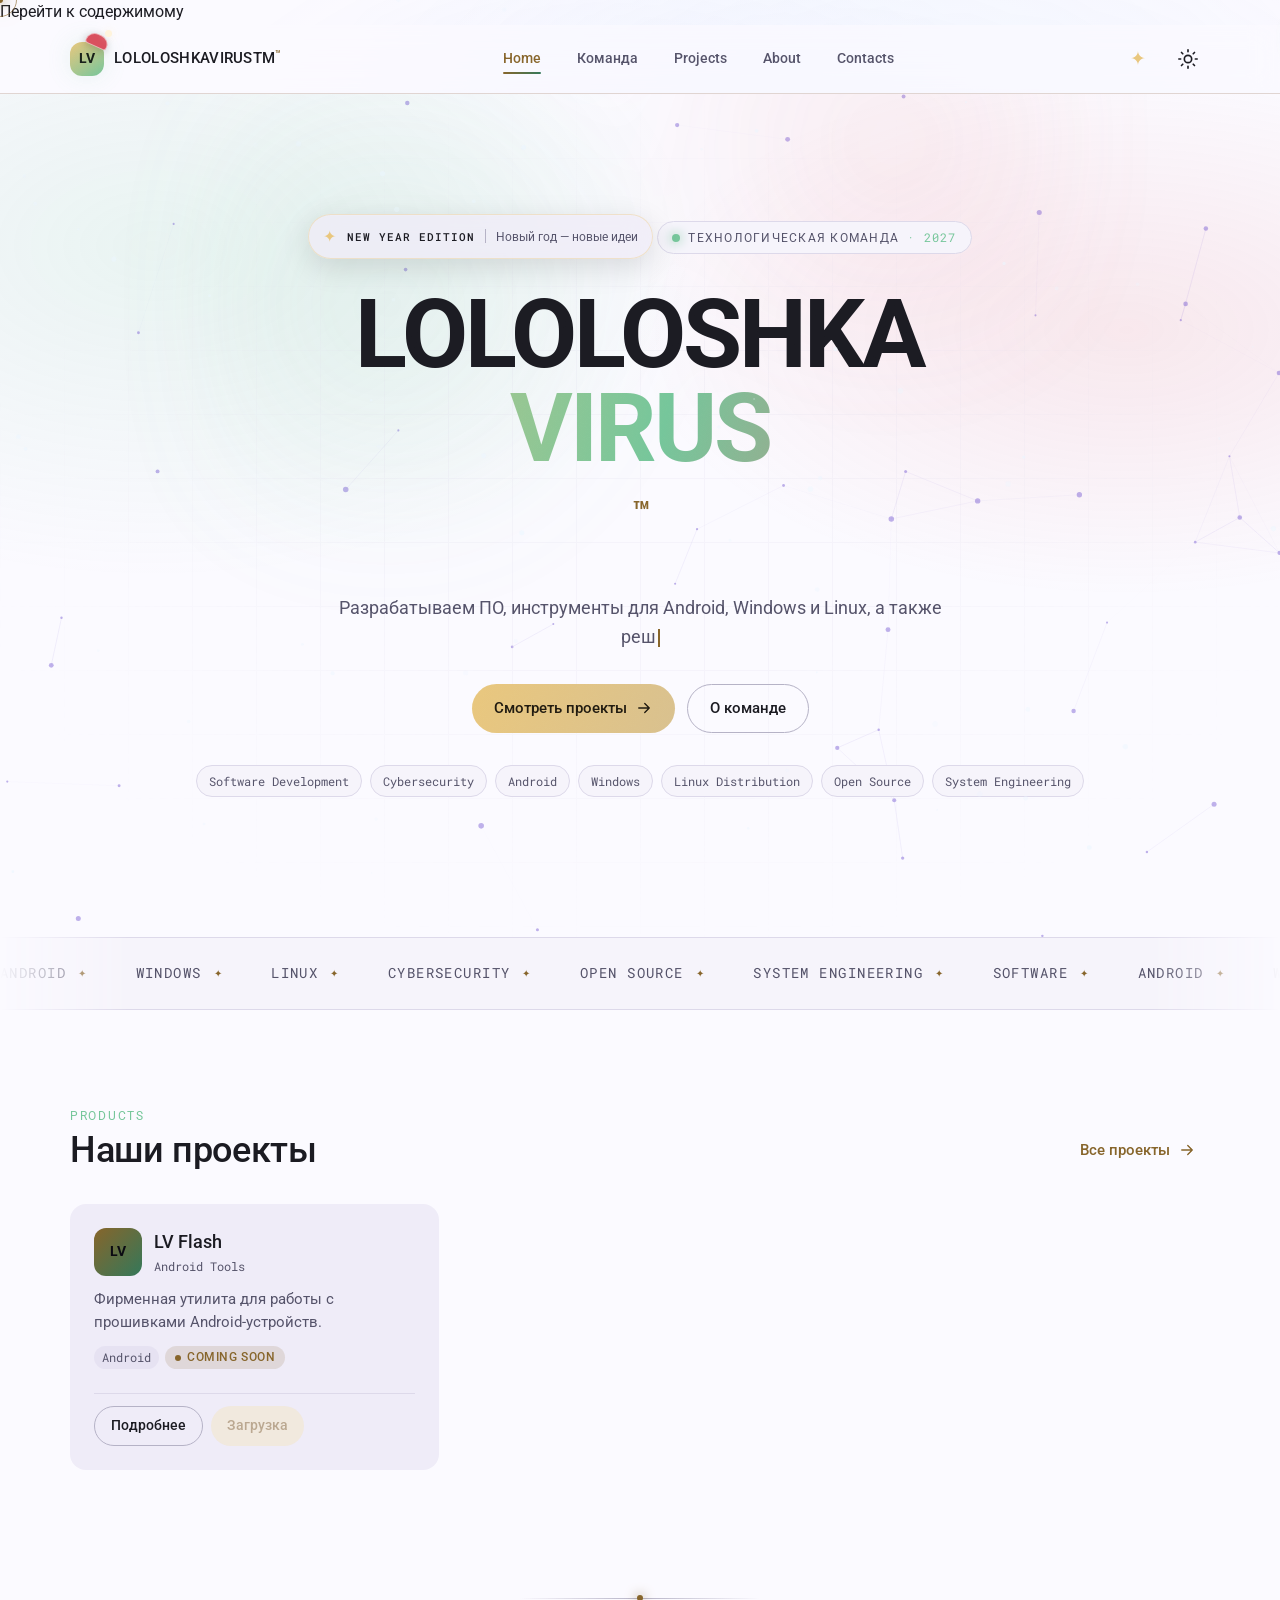
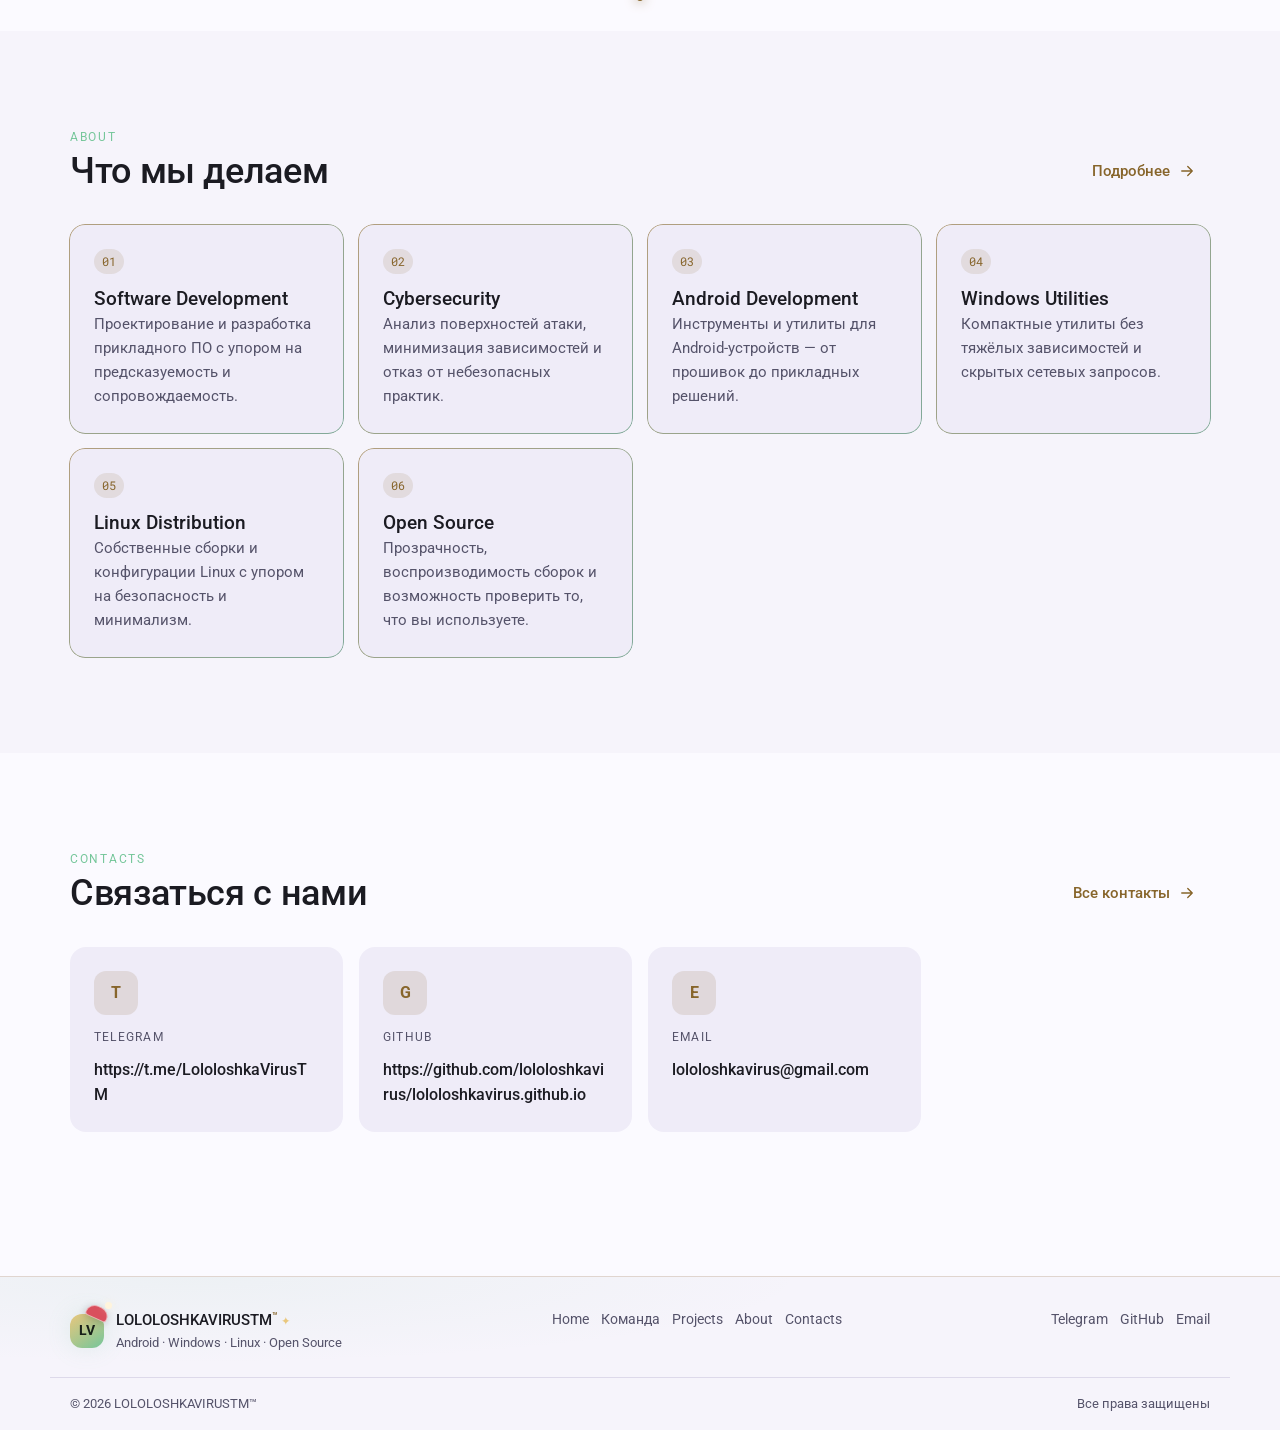
<file: index.html>
<!DOCTYPE html>
<html lang="ru" data-theme="dark">
<head>
  <meta charset="utf-8">
  <meta name="viewport" content="width=device-width, initial-scale=1, viewport-fit=cover">
  <title>LOLOLOSHKAVIRUSTM™ — Технологическая команда</title>
  <meta name="description" content="LOLOLOSHKAVIRUSTM™ — разработка ПО, кибербезопасность, Android, Windows, Linux-дистрибутивы и открытый код.">
  <meta name="theme-color" content="#10151a">
  <meta name="color-scheme" content="dark light">
  <meta property="og:type" content="website">
  <meta property="og:site_name" content="LOLOLOSHKAVIRUSTM™">
  <meta property="og:title" content="LOLOLOSHKAVIRUSTM™ — Технологическая команда">
  <meta property="og:description" content="Разработка ПО, кибербезопасность, Android, Windows, Linux-дистрибутивы и открытый код.">
  <meta property="og:url" content="https://lololoshkavirus.github.io/">
  <meta name="twitter:card" content="summary">
  <link rel="canonical" href="https://lololoshkavirus.github.io/">
  <link rel="icon" href="data:image/svg+xml,%3Csvg xmlns='http://www.w3.org/2000/svg' viewBox='0 0 64 64'%3E%3Crect width='64' height='64' rx='14' fill='%23A78BFA'/%3E%3Ctext x='50%25' y='58%25' font-family='Arial' font-weight='700' font-size='30' fill='%230B0B12' text-anchor='middle'%3ELV%3C/text%3E%3C/svg%3E">
  <script>
    (function(){
      try{
        var t = localStorage.getItem('lv-theme');
        if(!t) t = window.matchMedia('(prefers-color-scheme: light)').matches ? 'light' : 'dark';
        document.documentElement.setAttribute('data-theme', t);
      }catch(e){}
    })();
  </script>
  <link rel="preconnect" href="https://fonts.googleapis.com">
  <link rel="preconnect" href="https://fonts.gstatic.com" crossorigin>
  <link rel="stylesheet" href="https://fonts.googleapis.com/css2?family=Roboto:wght@300;400;500;700&family=Roboto+Mono:wght@400;500&display=swap">
  <link rel="stylesheet" href="styles.css">
</head>
<body>
  <!-- FX layers -->
  <div class="fx-noise" aria-hidden="true"></div>
  <div class="fx-progress" aria-hidden="true"><span id="scroll-progress"></span></div>
  <div class="fx-cursor" aria-hidden="true" id="fx-cursor"></div>
  <div class="fx-cursor-ring" aria-hidden="true" id="fx-cursor-ring"></div>
  <canvas class="fx-mesh" aria-hidden="true" id="fx-mesh"></canvas>
  <canvas class="fx-snow" aria-hidden="true" id="fx-snow"></canvas>

  <a class="skip-link" href="#main">Перейти к содержимому</a>

  <header class="app-header" id="app-header">
    <div class="app-header__inner container">
      <a class="brand" href="#/" data-route="/" aria-label="LOLOLOSHKAVIRUSTM — на главную">
        <span class="brand__mark" data-scramble aria-hidden="true">LV</span>
        <span class="brand__text" data-scramble>LOLOLOSHKAVIRUSTM<sup class="brand__tm">™</sup></span>
      </a>
      <nav class="app-nav" aria-label="Основная навигация">
        <a class="app-nav__link" href="#/" data-route="/" data-nav="home">Home</a>
        <a class="app-nav__link" href="#/team" data-route="/team" data-nav="team">Команда</a>
        <a class="app-nav__link" href="#/projects" data-route="/projects" data-nav="projects">Projects</a>
        <a class="app-nav__link" href="#/about" data-route="/about" data-nav="about">About</a>
        <a class="app-nav__link" href="#/contacts" data-route="/contacts" data-nav="contacts">Contacts</a>
      </nav>
      <div class="app-header__actions">
        <button class="icon-btn effects-toggle" id="effects-toggle" type="button" aria-label="Выключить тяжёлые эффекты" title="Тяжёлые эффекты: включены" aria-pressed="true"><span aria-hidden="true">✦</span></button>
        <button class="icon-btn" id="theme-toggle" type="button" aria-label="Переключить цветовую тему" title="Переключить тему">
          <svg class="icon icon--sun" viewBox="0 0 24 24" fill="none" stroke="currentColor" stroke-width="1.8" stroke-linecap="round" stroke-linejoin="round" aria-hidden="true"><circle cx="12" cy="12" r="4"/><path d="M12 2v2M12 20v2M4.9 4.9l1.4 1.4M17.7 17.7l1.4 1.4M2 12h2M20 12h2M4.9 19.1l1.4-1.4M17.7 6.3l1.4-1.4"/></svg>
          <svg class="icon icon--moon" viewBox="0 0 24 24" fill="none" stroke="currentColor" stroke-width="1.8" stroke-linecap="round" stroke-linejoin="round" aria-hidden="true"><path d="M21 12.8A9 9 0 1 1 11.2 3a7 7 0 0 0 9.8 9.8z"/></svg>
        </button>
        <button class="icon-btn icon-btn--menu" id="menu-toggle" type="button" aria-label="Открыть меню" aria-expanded="false" aria-controls="nav-drawer">
          <svg class="icon" viewBox="0 0 24 24" fill="none" stroke="currentColor" stroke-width="1.8" stroke-linecap="round" aria-hidden="true"><path d="M4 7h16M4 12h16M4 17h16"/></svg>
        </button>
      </div>
    </div>
  </header>

  <div class="nav-drawer" id="nav-drawer" data-open="false" aria-hidden="true">
    <div class="nav-drawer__scrim" data-close-drawer></div>
    <aside class="nav-drawer__panel" role="dialog" aria-modal="true" aria-label="Меню навигации">
      <div class="nav-drawer__head">
        <span class="brand__mark" aria-hidden="true">LV</span>
        <button class="icon-btn" type="button" data-close-drawer aria-label="Закрыть меню">
          <svg class="icon" viewBox="0 0 24 24" fill="none" stroke="currentColor" stroke-width="1.8" stroke-linecap="round" aria-hidden="true"><path d="M6 6l12 12M18 6L6 18"/></svg>
        </button>
      </div>
      <nav class="nav-drawer__nav" aria-label="Мобильная навигация">
        <a class="nav-drawer__link" href="#/" data-route="/">Home</a>
        <a class="nav-drawer__link" href="#/team" data-route="/team">Команда</a>
        <a class="nav-drawer__link" href="#/projects" data-route="/projects">Projects</a>
        <a class="nav-drawer__link" href="#/about" data-route="/about">About</a>
        <a class="nav-drawer__link" href="#/contacts" data-route="/contacts">Contacts</a>
      </nav>
      <div class="nav-drawer__foot"><p class="nav-drawer__hint">Android · Windows · Linux · Open Source</p></div>
    </aside>
  </div>

  <main id="main"></main>

  <footer class="app-footer">
    <div class="container app-footer__inner">
      <div class="app-footer__brand">
        <span class="brand__mark" aria-hidden="true">LV</span>
        <div>
          <p class="app-footer__title">LOLOLOSHKAVIRUSTM<sup class="brand__tm">™</sup></p>
          <p class="app-footer__desc">Android · Windows · Linux · Open Source</p>
        </div>
      </div>
      <nav class="app-footer__nav" aria-label="Навигация в подвале">
        <a href="#/" data-route="/">Home</a>
        <a href="#/team" data-route="/team">Команда</a>
        <a href="#/projects" data-route="/projects">Projects</a>
        <a href="#/about" data-route="/about">About</a>
        <a href="#/contacts" data-route="/contacts">Contacts</a>
      </nav>
      <div class="app-footer__contacts" id="footer-contacts"></div>
    </div>
    <div class="container app-footer__bottom">
      <span>© <span id="footer-year">2026</span> LOLOLOSHKAVIRUSTM™</span>
      <span class="app-footer__note">Все права защищены</span>
    </div>
  </footer>

  <dialog class="md-dialog" id="mirror-dialog" aria-labelledby="mirror-dialog-title">
    <div class="md-dialog__surface">
      <header class="md-dialog__head">
        <h2 class="md-headline-small" id="mirror-dialog-title">Зеркала загрузки</h2>
        <button class="icon-btn" type="button" data-close-dialog aria-label="Закрыть">
          <svg class="icon" viewBox="0 0 24 24" fill="none" stroke="currentColor" stroke-width="1.8" stroke-linecap="round" aria-hidden="true"><path d="M6 6l12 12M18 6L6 18"/></svg>
        </button>
      </header>
      <div class="md-dialog__body" id="mirror-dialog-body"></div>
      <footer class="md-dialog__foot">
        <button class="md-btn md-btn--text" type="button" data-close-dialog>Закрыть</button>
      </footer>
    </div>
  </dialog>

  <div class="snackbar-host" id="snackbar-host" aria-live="polite" aria-atomic="true"></div>

  <!-- Page transition overlay -->
  <div class="fx-page-transition" aria-hidden="true" id="fx-page-transition">
    <div class="fx-page-transition__bars">
      <span></span><span></span><span></span><span></span><span></span>
    </div>
    <p class="fx-page-transition__label">LOADING</p>
  </div>

  <script src="app.js" defer></script>
</body>
</html>
</file>
<file: styles.css>
/* ============================================================
   LOLOLOSHKAVIRUSTM™ — Full Stylesheet (FX EDITION)
   Material 3 + Futuristic Technology + Heavy Effects
   ============================================================ */

:root {
  --shape-xs: 4px;
  --shape-sm: 8px;
  --shape-md: 12px;
  --shape-lg: 16px;
  --shape-xl: 28px;
  --shape-full: 999px;

  --sp-1: 4px; --sp-2: 8px; --sp-3: 12px; --sp-4: 16px;
  --sp-5: 24px; --sp-6: 32px; --sp-7: 48px; --sp-8: 64px; --sp-9: 96px;

  --ease-std: cubic-bezier(0.2, 0, 0, 1);
  --ease-emph: cubic-bezier(0.05, 0.7, 0.1, 1);
  --ease-spring: cubic-bezier(0.34, 1.56, 0.64, 1);
  --dur-short: 150ms;
  --dur-med: 250ms;
  --dur-long: 400ms;

  --font-sans: 'Roboto', system-ui, -apple-system, 'Segoe UI', Arial, sans-serif;
  --font-mono: 'Roboto Mono', ui-monospace, 'SF Mono', Menlo, Consolas, monospace;
}

[data-theme="dark"] {
  --bg: #0B0B12;
  --surface: #12121C;
  --surface-lowest: #101019;
  --surface-container: #1B1B29;
  --surface-high: #252536;
  --surface-highest: #2E2E42;
  --primary: #A78BFA;
  --primary-container: #4C3D8F;
  --on-primary: #1A0F3D;
  --secondary: #67E8F9;
  --secondary-container: #164E5A;
  --on-secondary: #04232B;
  --tertiary: #C4B5FD;
  --text: #F4F0FF;
  --text-secondary: #AAA6BA;
  --outline: #454455;
  --outline-variant: #2A2938;
  --error: #FFB4AB;
  --error-container: #5C1A16;
  --success: #7EE2A8;
  --warning: #F2C46B;
  --shadow-1: 0 1px 2px rgba(0,0,0,.35), 0 1px 3px 1px rgba(0,0,0,.25);
  --shadow-2: 0 2px 6px rgba(0,0,0,.4), 0 1px 2px rgba(0,0,0,.3);
  --shadow-3: 0 6px 18px rgba(0,0,0,.45), 0 2px 6px rgba(0,0,0,.3);
  --glow-1: 0 0 0 1px rgba(167,139,250,.25), 0 0 32px rgba(167,139,250,.25);
  --glow-2: 0 0 0 1px rgba(103,232,249,.25), 0 0 40px rgba(103,232,249,.2);
}

[data-theme="light"] {
  --bg: #FBFAFF;
  --surface: #FFFFFF;
  --surface-lowest: #F6F4FB;
  --surface-container: #EFECF8;
  --surface-high: #E6E2F2;
  --surface-highest: #DDD8EC;
  --primary: #5B3BC9;
  --primary-container: #E6DEFF;
  --on-primary: #FFFFFF;
  --secondary: #0E7C8C;
  --secondary-container: #CFF4FA;
  --on-secondary: #FFFFFF;
  --tertiary: #7C5BD0;
  --text: #1B1B22;
  --text-secondary: #55536A;
  --outline: #B5B2C6;
  --outline-variant: #DDD9EA;
  --error: #B3261E;
  --error-container: #F9DEDC;
  --success: #1E7F4B;
  --warning: #8A5A00;
  --shadow-1: 0 1px 2px rgba(28,20,60,.08), 0 1px 3px 1px rgba(28,20,60,.06);
  --shadow-2: 0 2px 6px rgba(28,20,60,.10), 0 1px 2px rgba(28,20,60,.06);
  --shadow-3: 0 8px 24px rgba(28,20,60,.12), 0 2px 6px rgba(28,20,60,.06);
  --glow-1: 0 0 0 1px rgba(91,59,201,.2), 0 0 28px rgba(91,59,201,.18);
  --glow-2: 0 0 0 1px rgba(14,124,140,.2), 0 0 32px rgba(14,124,140,.15);
}

/* ---------- Reset ---------- */
*, *::before, *::after { box-sizing: border-box; }
html { -webkit-text-size-adjust: 100%; scroll-behavior: smooth; }
body {
  margin: 0;
  min-height: 100vh;
  font-family: var(--font-sans);
  background: var(--bg);
  color: var(--text);
  line-height: 1.55;
  -webkit-font-smoothing: antialiased;
  text-rendering: optimizeLegibility;
  overflow-x: hidden;
  cursor: none;
  transition: background-color var(--dur-med) var(--ease-std), color var(--dur-med) var(--ease-std);
}
img, svg, canvas { display: block; max-width: 100%; }
a { color: inherit; text-decoration: none; }
button { font: inherit; color: inherit; background: none; border: 0; cursor: none; }
ul, ol { list-style: none; margin: 0; padding: 0; }
p, h1, h2, h3, h4, h5, h6 { margin: 0; }
code { font-family: var(--font-mono); font-size: 0.92em; background: var(--surface-container); padding: 2px 6px; border-radius: var(--shape-xs); }

:focus-visible { outline: 2px solid var(--primary); outline-offset: 3px; border-radius: var(--shape-sm); }

/* Hide native cursor only where custom cursor works */
@media (hover: hover) and (pointer: fine) {
  body, button, a { cursor: none; }
}

/* ---------- FX Layers ---------- */
.fx-noise {
  position: fixed; inset: 0; z-index: 9998;
  pointer-events: none;
  opacity: 0.035;
  mix-blend-mode: overlay;
  background-image: url("data:image/svg+xml;utf8,<svg xmlns='http://www.w3.org/2000/svg' width='160' height='160'><filter id='n'><feTurbulence type='fractalNoise' baseFrequency='0.9' numOctaves='2' stitchTiles='stitch'/><feColorMatrix values='0 0 0 0 1 0 0 0 0 1 0 0 0 0 1 0 0 0 0.6 0'/></filter><rect width='100%' height='100%' filter='url(%23n)'/></svg>");
  animation: noise-shift 1.2s steps(6) infinite;
}
@keyframes noise-shift {
  0% { transform: translate(0,0); }
  20% { transform: translate(-2%, 1%); }
  40% { transform: translate(1%, -2%); }
  60% { transform: translate(-1%, 2%); }
  80% { transform: translate(2%, -1%); }
  100% { transform: translate(0,0); }
}

.fx-progress {
  position: fixed; top: 0; left: 0; right: 0; height: 2px;
  z-index: 9997;
  background: transparent;
  pointer-events: none;
}
.fx-progress span {
  display: block; height: 100%;
  width: 0%;
  background: linear-gradient(90deg, var(--primary), var(--secondary), var(--tertiary));
  box-shadow: 0 0 12px var(--primary);
  transition: width 60ms linear;
}

.fx-cursor, .fx-cursor-ring {
  position: fixed; top: 0; left: 0;
  z-index: 9999;
  pointer-events: none;
  border-radius: 50%;
  transform: translate(-50%, -50%);
  will-change: transform;
}
.fx-cursor {
  width: 6px; height: 6px;
  background: var(--primary);
  box-shadow: 0 0 12px var(--primary), 0 0 24px var(--primary);
}
.fx-cursor-ring {
  width: 34px; height: 34px;
  border: 1.5px solid color-mix(in srgb, var(--primary) 60%, transparent);
  transition: width var(--dur-short) var(--ease-spring), height var(--dur-short) var(--ease-spring), border-color var(--dur-short) var(--ease-std);
}
body[data-cursor="hover"] .fx-cursor-ring { width: 54px; height: 54px; border-color: var(--secondary); }
body[data-cursor="text"] .fx-cursor-ring { width: 6px; height: 24px; border-radius: 2px; }

.fx-mesh {
  position: fixed; inset: 0; z-index: -3;
  width: 100%; height: 100%;
  pointer-events: none;
  opacity: 0.55;
}

.fx-page-transition {
  position: fixed; inset: 0; z-index: 9996;
  pointer-events: none;
  opacity: 0;
  transition: opacity 220ms var(--ease-std);
}
.fx-page-transition[data-active="true"] {
  opacity: 1;
  pointer-events: auto;
}
.fx-page-transition__bars {
  position: absolute; inset: 0;
  display: grid;
  grid-template-columns: repeat(5, 1fr);
}
.fx-page-transition__bars span {
  background: var(--bg);
  transform: scaleY(0);
  transform-origin: top;
  transition: transform 380ms var(--ease-emph);
}
.fx-page-transition[data-active="true"] .fx-page-transition__bars span {
  transform: scaleY(1);
}
.fx-page-transition__bars span:nth-child(1) { transition-delay: 0ms; }
.fx-page-transition__bars span:nth-child(2) { transition-delay: 40ms; }
.fx-page-transition__bars span:nth-child(3) { transition-delay: 80ms; }
.fx-page-transition__bars span:nth-child(4) { transition-delay: 120ms; }
.fx-page-transition__bars span:nth-child(5) { transition-delay: 160ms; }
.fx-page-transition__label {
  position: absolute; top: 50%; left: 50%;
  transform: translate(-50%, -50%);
  font-family: var(--font-mono);
  font-size: 0.8rem;
  letter-spacing: 0.4em;
  color: var(--primary);
  opacity: 0;
  transition: opacity 200ms var(--ease-std) 300ms;
}
.fx-page-transition[data-active="true"] .fx-page-transition__label { opacity: 1; }

/* ---------- Layout ---------- */
.container { width: 100%; max-width: 1180px; margin: 0 auto; padding: 0 20px; }
main { display: block; min-height: 60vh; }

/* ---------- Typography ---------- */
.md-display-large { font-size: clamp(2.6rem, 5.4vw, 4rem); font-weight: 500; letter-spacing: -0.02em; line-height: 1.05; }
.md-display-medium { font-size: clamp(2.1rem, 4.2vw, 3.1rem); font-weight: 500; letter-spacing: -0.02em; line-height: 1.1; }
.md-headline-large { font-size: clamp(1.7rem, 3vw, 2.25rem); font-weight: 500; letter-spacing: -0.01em; line-height: 1.2; }
.md-headline-medium { font-size: clamp(1.4rem, 2.4vw, 1.8rem); font-weight: 500; letter-spacing: -0.01em; line-height: 1.25; }
.md-headline-small { font-size: clamp(1.2rem, 2vw, 1.45rem); font-weight: 500; line-height: 1.3; }
.md-title-large { font-size: 1.2rem; font-weight: 500; line-height: 1.35; }
.md-title-medium { font-size: 1.05rem; font-weight: 500; line-height: 1.4; }
.md-body-large { font-size: 1.05rem; line-height: 1.6; color: var(--text-secondary); }
.md-body-medium { font-size: 0.95rem; line-height: 1.6; color: var(--text-secondary); }
.md-label-large { font-size: 0.9rem; font-weight: 500; letter-spacing: 0.02em; }

/* ---------- Buttons + Ripple ---------- */
.md-btn {
  position: relative; overflow: hidden;
  display: inline-flex; align-items: center; gap: 8px;
  padding: 12px 22px;
  border-radius: var(--shape-full);
  font-size: 0.92rem; font-weight: 500;
  min-height: 44px;
  transition: background-color var(--dur-short) var(--ease-std),
              color var(--dur-short) var(--ease-std),
              box-shadow var(--dur-short) var(--ease-std),
              transform var(--dur-short) var(--ease-std);
  white-space: nowrap;
  isolation: isolate;
}
.md-btn:active { transform: scale(0.98); }
.md-btn .icon { width: 18px; height: 18px; }
.md-btn--filled { background: var(--primary); color: var(--on-primary); }
.md-btn--filled:hover { background: color-mix(in srgb, var(--primary) 88%, white); box-shadow: var(--glow-1); }
.md-btn--outlined { border: 1px solid var(--outline); color: var(--text); background: transparent; }
.md-btn--outlined:hover { background: var(--surface-container); border-color: var(--primary); box-shadow: var(--glow-1); }
.md-btn--tonal { background: var(--primary-container); color: var(--primary); }
.md-btn--tonal:hover { background: color-mix(in srgb, var(--primary-container) 85%, var(--primary)); }
.md-btn--text { color: var(--primary); padding: 10px 14px; }
.md-btn--text:hover { background: color-mix(in srgb, var(--primary) 10%, transparent); }
.md-btn:disabled, .md-btn[aria-disabled="true"] { opacity: 0.5; pointer-events: none; cursor: not-allowed; }

.ripple {
  position: absolute;
  border-radius: 50%;
  transform: scale(0);
  background: radial-gradient(circle, color-mix(in srgb, var(--primary) 60%, transparent) 0%, transparent 70%);
  animation: ripple 600ms var(--ease-std);
  pointer-events: none;
}
@keyframes ripple { to { transform: scale(4); opacity: 0; } }

/* Magnetic buttons */
[data-magnetic] { transition: transform 200ms var(--ease-spring); }

/* ---------- Icon Button ---------- */
.icon-btn {
  display: inline-flex; align-items: center; justify-content: center;
  width: 44px; height: 44px;
  border-radius: var(--shape-full);
  color: var(--text);
  transition: background-color var(--dur-short) var(--ease-std), transform var(--dur-short) var(--ease-std);
}
.icon-btn:hover { background: var(--surface-container); transform: rotate(8deg); }
.icon-btn:active { transform: scale(0.94); }
.icon-btn .icon { width: 22px; height: 22px; }
.icon-btn--menu { display: none; }
[data-theme="dark"] .icon--sun { display: none; }
[data-theme="dark"] .icon--moon { display: block; }
[data-theme="light"] .icon--sun { display: block; }
[data-theme="light"] .icon--moon { display: none; }

/* ---------- Cards ---------- */
.md-card {
  position: relative;
  border-radius: var(--shape-lg);
  padding: var(--sp-5);
  transition: transform var(--dur-med) var(--ease-std),
              box-shadow var(--dur-med) var(--ease-std),
              background-color var(--dur-med) var(--ease-std),
              border-color var(--dur-med) var(--ease-std);
}
.md-card--filled { background: var(--surface-container); }
.md-card--elevated { background: var(--surface); box-shadow: var(--shadow-1); }
.md-card--outlined { background: var(--surface); border: 1px solid var(--outline-variant); }
.md-card--interactive { cursor: pointer; }
.md-card--interactive:hover { transform: translateY(-3px); box-shadow: var(--shadow-2); }
.md-card--interactive:focus-visible { box-shadow: var(--shadow-2); }

/* Spotlight on cards */
[data-spotlight] { position: relative; }
[data-spotlight]::before {
  content: ""; position: absolute; inset: 0;
  border-radius: inherit;
  background: radial-gradient(320px circle at var(--mx, 50%) var(--my, 50%), color-mix(in srgb, var(--primary) 14%, transparent), transparent 60%);
  opacity: 0;
  transition: opacity var(--dur-med) var(--ease-std);
  pointer-events: none;
}
[data-spotlight]:hover::before { opacity: 1; }

/* Tilt */
[data-tilt] {
  transform-style: preserve-3d;
  will-change: transform;
}

/* Featured gradient border */
.featured {
  position: relative;
}
.featured::after {
  content: "";
  position: absolute; inset: -1px;
  border-radius: inherit;
  padding: 1px;
  background: linear-gradient(135deg, var(--primary), var(--secondary), var(--tertiary));
  -webkit-mask: linear-gradient(#000 0 0) content-box, linear-gradient(#000 0 0);
  -webkit-mask-composite: xor;
          mask-composite: exclude;
  opacity: 0.6;
  pointer-events: none;
  animation: border-rotate 6s linear infinite;
  background-size: 200% 200%;
}
@keyframes border-rotate {
  0% { background-position: 0% 50%; }
  100% { background-position: 200% 50%; }
}

/* ---------- Chips ---------- */
.chips { display: flex; flex-wrap: wrap; gap: 8px; margin-bottom: var(--sp-5); }
.chip {
  display: inline-flex; align-items: center; gap: 6px;
  padding: 8px 16px;
  border-radius: var(--shape-full);
  border: 1px solid var(--outline-variant);
  background: transparent;
  color: var(--text-secondary);
  font-size: 0.85rem; font-weight: 500;
  transition: all var(--dur-short) var(--ease-std);
  min-height: 36px;
}
.chip:hover { background: var(--surface-container); color: var(--text); }
.chip[aria-pressed="true"] { background: var(--primary-container); color: var(--primary); border-color: transparent; }

/* ---------- Snackbar ---------- */
.snackbar-host {
  position: fixed; bottom: 24px; left: 50%; transform: translateX(-50%);
  z-index: 8000; display: flex; flex-direction: column; gap: 8px;
  pointer-events: none;
  width: min(420px, calc(100% - 32px));
}
.snackbar {
  background: var(--surface-highest);
  color: var(--text);
  padding: 12px 18px;
  border-radius: var(--shape-md);
  box-shadow: var(--shadow-3);
  font-size: 0.9rem;
  display: flex; align-items: center; gap: 10px;
  transform: translateY(20px); opacity: 0;
  transition: transform var(--dur-med) var(--ease-emph), opacity var(--dur-med) var(--ease-emph);
  pointer-events: auto;
}
.snackbar[data-show="true"] { transform: translateY(0); opacity: 1; }
.snackbar__dot { width: 8px; height: 8px; border-radius: 50%; background: var(--primary); flex: 0 0 auto; }
.snackbar[data-kind="error"] .snackbar__dot { background: var(--error); }
.snackbar[data-kind="success"] .snackbar__dot { background: var(--success); }

/* ---------- Dialog ---------- */
.md-dialog { border: 0; padding: 0; background: transparent; max-width: min(560px, calc(100% - 32px)); width: 100%; color: var(--text); }
.md-dialog::backdrop { background: rgba(5, 3, 15, 0.55); backdrop-filter: blur(4px); }
.md-dialog__surface { background: var(--surface-container); border-radius: var(--shape-xl); box-shadow: var(--shadow-3); overflow: hidden; animation: dialog-in var(--dur-med) var(--ease-emph); }
@keyframes dialog-in { from { transform: translateY(16px) scale(.98); opacity: 0; } to { transform: translateY(0) scale(1); opacity: 1; } }
.md-dialog__head { display: flex; align-items: center; justify-content: space-between; padding: var(--sp-4) var(--sp-5); }
.md-dialog__body { padding: 0 var(--sp-5) var(--sp-4); max-height: 60vh; overflow-y: auto; }
.md-dialog__foot { display: flex; justify-content: flex-end; gap: 8px; padding: var(--sp-3) var(--sp-4) var(--sp-4); }

/* ---------- Header ---------- */
.app-header {
  position: sticky; top: 0; z-index: 100;
  background: color-mix(in srgb, var(--bg) 72%, transparent);
  backdrop-filter: saturate(140%) blur(14px);
  -webkit-backdrop-filter: saturate(140%) blur(14px);
  border-bottom: 1px solid transparent;
  transition: border-color var(--dur-med) var(--ease-std), background-color var(--dur-med) var(--ease-std);
}
.app-header[data-scrolled="true"] { border-bottom-color: var(--outline-variant); background: color-mix(in srgb, var(--bg) 85%, transparent); }
.app-header__inner { display: flex; align-items: center; justify-content: space-between; gap: var(--sp-5); height: 68px; }
.brand { display: inline-flex; align-items: center; gap: 10px; font-weight: 500; letter-spacing: 0.02em; }
.brand__mark {
  display: inline-flex; align-items: center; justify-content: center;
  width: 34px; height: 34px; border-radius: var(--shape-md);
  background: linear-gradient(135deg, var(--primary), var(--secondary));
  color: #0B0B12; font-weight: 700; font-size: 0.85rem; letter-spacing: 0.02em;
  box-shadow: var(--glow-1);
  transition: transform var(--dur-med) var(--ease-spring), box-shadow var(--dur-med) var(--ease-std);
}
.brand:hover .brand__mark { transform: rotate(-8deg) scale(1.1); box-shadow: var(--glow-2); }
.brand__text { font-size: 0.95rem; }
.brand__tm { font-size: 0.6em; vertical-align: super; color: var(--primary); }
.app-nav { display: flex; align-items: center; gap: var(--sp-2); }
.app-nav__link {
  position: relative;
  padding: 8px 14px;
  border-radius: var(--shape-full);
  font-size: 0.9rem; font-weight: 500;
  color: var(--text-secondary);
  transition: color var(--dur-short) var(--ease-std), background-color var(--dur-short) var(--ease-std);
}
.app-nav__link::after {
  content: ""; position: absolute; left: 14px; right: 14px; bottom: 4px; height: 2px;
  background: linear-gradient(90deg, var(--primary), var(--secondary));
  transform: scaleX(0); transform-origin: right;
  transition: transform var(--dur-med) var(--ease-emph);
  border-radius: 2px;
}
.app-nav__link:hover { color: var(--text); }
.app-nav__link:hover::after { transform: scaleX(1); transform-origin: left; }
.app-nav__link[data-active="true"] { color: var(--primary); }
.app-nav__link[data-active="true"]::after { transform: scaleX(1); }
.app-header__actions { display: flex; align-items: center; gap: 6px; }

/* ---------- Nav Drawer ---------- */
.nav-drawer { position: fixed; inset: 0; z-index: 500; pointer-events: none; }
.nav-drawer[data-open="true"] { pointer-events: auto; }
.nav-drawer__scrim { position: absolute; inset: 0; background: rgba(5, 3, 15, 0.55); opacity: 0; transition: opacity var(--dur-med) var(--ease-std); backdrop-filter: blur(4px); }
.nav-drawer[data-open="true"] .nav-drawer__scrim { opacity: 1; }
.nav-drawer__panel {
  position: absolute; top: 0; right: 0; bottom: 0;
  width: min(320px, 86%);
  background: var(--surface);
  border-left: 1px solid var(--outline-variant);
  display: flex; flex-direction: column;
  transform: translateX(100%);
  transition: transform var(--dur-med) var(--ease-emph);
  padding: var(--sp-4);
}
.nav-drawer[data-open="true"] .nav-drawer__panel { transform: translateX(0); }
.nav-drawer__head { display: flex; align-items: center; justify-content: space-between; margin-bottom: var(--sp-5); }
.nav-drawer__nav { display: flex; flex-direction: column; gap: 4px; }
.nav-drawer__link { padding: 14px 16px; border-radius: var(--shape-md); font-size: 1rem; font-weight: 500; color: var(--text); transition: background-color var(--dur-short) var(--ease-std), padding-left var(--dur-med) var(--ease-emph); }
.nav-drawer__link:hover { background: var(--surface-container); padding-left: 24px; }
.nav-drawer__foot { margin-top: auto; padding-top: var(--sp-5); }
.nav-drawer__hint { font-size: 0.8rem; color: var(--text-secondary); font-family: var(--font-mono); }

/* ---------- Hero ---------- */
.hero { position: relative; padding: clamp(64px, 10vw, 120px) 0 clamp(80px, 12vw, 140px); overflow: hidden; isolation: isolate; }
.hero__canvas { position: absolute; inset: 0; width: 100%; height: 100%; z-index: -2; opacity: 0.55; }
.hero__glow {
  position: absolute; top: -120px; left: 50%; transform: translateX(-50%);
  width: 900px; height: 600px;
  background: radial-gradient(closest-side, color-mix(in srgb, var(--primary) 42%, transparent), transparent 70%);
  filter: blur(50px);
  z-index: -1; opacity: 0.7; pointer-events: none;
  animation: glow-pulse 6s var(--ease-std) infinite;
}
@keyframes glow-pulse {
  0%, 100% { transform: translateX(-50%) scale(1); opacity: 0.7; }
  50% { transform: translateX(-50%) scale(1.15); opacity: 0.5; }
}
.hero__grid {
  position: absolute; inset: 0; z-index: -1;
  background-image:
    linear-gradient(to right, var(--outline-variant) 1px, transparent 1px),
    linear-gradient(to bottom, var(--outline-variant) 1px, transparent 1px);
  background-size: 64px 64px;
  opacity: 0.18;
  mask-image: radial-gradient(ellipse at center, #000 30%, transparent 75%);
  -webkit-mask-image: radial-gradient(ellipse at center, #000 30%, transparent 75%);
  animation: grid-scroll 30s linear infinite;
}
@keyframes grid-scroll {
  0% { background-position: 0 0; }
  100% { background-position: 64px 64px; }
}
.hero__inner { position: relative; text-align: center; }
.hero__eyebrow {
  display: inline-flex; align-items: center; gap: 8px;
  padding: 6px 14px;
  border-radius: var(--shape-full);
  border: 1px solid var(--outline-variant);
  background: var(--surface-lowest);
  font-size: 0.78rem; letter-spacing: 0.1em; text-transform: uppercase;
  color: var(--text-secondary);
  margin-bottom: var(--sp-5);
}
.hero__dot {
  width: 8px; height: 8px; border-radius: 50%;
  background: var(--secondary);
  box-shadow: 0 0 0 3px color-mix(in srgb, var(--secondary) 25%, transparent);
  animation: pulse 2.4s var(--ease-std) infinite;
}
@keyframes pulse {
  0%, 100% { box-shadow: 0 0 0 3px color-mix(in srgb, var(--secondary) 25%, transparent); }
  50% { box-shadow: 0 0 0 10px color-mix(in srgb, var(--secondary) 5%, transparent); }
}
.hero__title {
  font-size: clamp(2.6rem, 8vw, 6rem);
  font-weight: 700;
  line-height: 0.98;
  letter-spacing: -0.03em;
  margin: 0 0 var(--sp-5);
  text-transform: uppercase;
}
.hero__title-line { display: block; }
.hero__title-line--accent {
  background: linear-gradient(135deg, var(--primary), var(--secondary), var(--tertiary), var(--primary));
  background-size: 300% 100%;
  -webkit-background-clip: text; background-clip: text;
  color: transparent; -webkit-text-fill-color: transparent;
  animation: gradient-shift 6s linear infinite;
}
@keyframes gradient-shift {
  0% { background-position: 0% 50%; }
  100% { background-position: 300% 50%; }
}
.hero__tm { font-size: 0.3em; vertical-align: super; color: var(--primary); -webkit-text-fill-color: var(--primary); }
.hero__subtitle {
  max-width: 640px;
  margin: 0 auto var(--sp-6);
  font-size: clamp(0.98rem, 1.4vw, 1.12rem);
  color: var(--text-secondary);
  line-height: 1.65;
  min-height: 3.3em;
}
.hero__actions {
  display: flex; flex-wrap: wrap; justify-content: center; gap: 12px;
  margin-bottom: var(--sp-6);
}
.hero__tags { display: flex; flex-wrap: wrap; justify-content: center; gap: 8px; }
.hero__tag {
  padding: 6px 12px;
  border-radius: var(--shape-full);
  background: var(--surface-lowest);
  border: 1px solid var(--outline-variant);
  font-size: 0.75rem;
  color: var(--text-secondary);
  font-family: var(--font-mono);
  transition: transform var(--dur-short) var(--ease-spring), border-color var(--dur-short) var(--ease-std), color var(--dur-short) var(--ease-std);
}
.hero__tag:hover { transform: translateY(-2px); border-color: var(--primary); color: var(--primary); }

/* Typewriter caret */
.tw-caret {
  display: inline-block;
  width: 2px; height: 1em;
  margin-left: 2px;
  background: var(--primary);
  vertical-align: text-bottom;
  animation: caret-blink 1s steps(2) infinite;
}
@keyframes caret-blink { 50% { opacity: 0; } }

/* ---------- Marquee ---------- */
.marquee {
  position: relative;
  overflow: hidden;
  padding: var(--sp-5) 0;
  border-block: 1px solid var(--outline-variant);
  background: var(--surface-lowest);
  mask-image: linear-gradient(to right, transparent, #000 10%, #000 90%, transparent);
  -webkit-mask-image: linear-gradient(to right, transparent, #000 10%, #000 90%, transparent);
}
.marquee__track {
  display: flex; gap: var(--sp-7);
  width: max-content;
  animation: marquee 26s linear infinite;
  font-family: var(--font-mono);
  font-size: 0.9rem;
  color: var(--text-secondary);
  letter-spacing: 0.1em;
  text-transform: uppercase;
}
.marquee__item { display: inline-flex; align-items: center; gap: var(--sp-3); }
.marquee__item::after { content: "✦"; color: var(--primary); font-size: 0.7em; }
@keyframes marquee { to { transform: translateX(-50%); } }
.marquee:hover .marquee__track { animation-play-state: paused; }

/* ---------- Sections ---------- */
.section { padding: clamp(56px, 8vw, 96px) 0; position: relative; }
.section--alt { background: var(--surface-lowest); }
.section__head { display: flex; align-items: flex-end; justify-content: space-between; gap: var(--sp-4); flex-wrap: wrap; margin-bottom: var(--sp-6); }
.section__eyebrow { font-size: 0.78rem; letter-spacing: 0.14em; text-transform: uppercase; color: var(--primary); margin-bottom: 4px; }
.page-hero { padding: clamp(56px, 8vw, 96px) 0 var(--sp-5); }
.page-hero__desc { max-width: 720px; margin-top: var(--sp-3); }

/* Section divider */
.divider {
  height: 1px;
  background: linear-gradient(90deg, transparent, var(--outline), transparent);
  position: relative;
  margin: var(--sp-6) auto;
  max-width: 240px;
}
.divider::after {
  content: ""; position: absolute; left: 50%; top: -3px;
  width: 6px; height: 6px; border-radius: 50%;
  background: var(--primary);
  transform: translateX(-50%);
  box-shadow: 0 0 12px var(--primary);
  animation: dot-pulse 2s var(--ease-std) infinite;
}
@keyframes dot-pulse {
  0%, 100% { box-shadow: 0 0 0 0 var(--primary); }
  50% { box-shadow: 0 0 0 8px transparent; }
}

/* ---------- Feature Grid ---------- */
.feature-grid { display: grid; grid-template-columns: repeat(auto-fill, minmax(240px, 1fr)); gap: var(--sp-4); }
.feature-card { position: relative; }
.feature-card__index {
  display: inline-block;
  font-family: var(--font-mono);
  font-size: 0.75rem;
  color: var(--primary);
  margin-bottom: var(--sp-3);
  padding: 3px 8px;
  border-radius: var(--shape-full);
  background: color-mix(in srgb, var(--primary) 12%, transparent);
}

/* ---------- Project Grid ---------- */
.project-grid { display: grid; grid-template-columns: repeat(auto-fill, minmax(300px, 1fr)); gap: var(--sp-4); }
.project-grid__skeleton { height: 220px; border-radius: var(--shape-lg); background: linear-gradient(90deg, var(--surface-container) 25%, var(--surface-high) 50%, var(--surface-container) 75%); background-size: 200% 100%; animation: skeleton 1.4s linear infinite; }
@keyframes skeleton { to { background-position: -200% 0; } }

.project-card {
  display: flex; flex-direction: column; gap: var(--sp-3);
  min-height: 100%;
}
.project-card__head { display: flex; align-items: center; gap: var(--sp-3); }
.project-card__logo {
  display: inline-flex; align-items: center; justify-content: center;
  width: 48px; height: 48px;
  border-radius: var(--shape-md);
  background: linear-gradient(135deg, var(--primary), var(--secondary));
  color: #0B0B12; font-weight: 700; font-size: 0.85rem;
  flex: 0 0 auto;
  transition: transform var(--dur-med) var(--ease-spring);
}
.project-card:hover .project-card__logo { transform: rotate(-8deg) scale(1.08); }
.project-card__title { font-size: 1.15rem; font-weight: 500; }
.project-card__cat { font-size: 0.75rem; color: var(--text-secondary); font-family: var(--font-mono); }
.project-card__desc { font-size: 0.92rem; color: var(--text-secondary); line-height: 1.55; flex: 1; }
.project-card__meta { display: flex; flex-wrap: wrap; gap: 6px; margin-top: auto; }
.project-card__tag { font-size: 0.72rem; padding: 3px 8px; border-radius: var(--shape-full); background: var(--surface-high); color: var(--text-secondary); font-family: var(--font-mono); }
.project-card__actions { display: flex; flex-wrap: wrap; gap: 8px; margin-top: var(--sp-3); padding-top: var(--sp-3); border-top: 1px solid var(--outline-variant); }
.project-card__actions .md-btn { padding: 8px 16px; min-height: 36px; font-size: 0.85rem; }

/* Status badges */
.status { display: inline-flex; align-items: center; gap: 6px; padding: 3px 10px; border-radius: var(--shape-full); font-size: 0.72rem; font-weight: 500; text-transform: uppercase; letter-spacing: 0.05em; }
.status__dot { width: 6px; height: 6px; border-radius: 50%; }
.status--active { background: color-mix(in srgb, var(--success) 15%, transparent); color: var(--success); }
.status--active .status__dot { background: var(--success); animation: dot-pulse 2s var(--ease-std) infinite; }
.status--development { background: color-mix(in srgb, var(--secondary) 15%, transparent); color: var(--secondary); }
.status--development .status__dot { background: var(--secondary); animation: dot-pulse 2s var(--ease-std) infinite; }
.status--beta { background: color-mix(in srgb, var(--warning) 15%, transparent); color: var(--warning); }
.status--beta .status__dot { background: var(--warning); }
.status--coming_soon { background: color-mix(in srgb, var(--primary) 15%, transparent); color: var(--primary); }
.status--coming_soon .status__dot { background: var(--primary); animation: dot-pulse 2s var(--ease-std) infinite; }
.status--archived { background: var(--surface-high); color: var(--text-secondary); }
.status--archived .status__dot { background: var(--text-secondary); }
.status--maintenance { background: color-mix(in srgb, var(--error) 15%, transparent); color: var(--error); }
.status--maintenance .status__dot { background: var(--error); }
.status--inactive { background: var(--surface-high); color: var(--text-secondary); }
.status--inactive .status__dot { background: var(--text-secondary); }

.empty-state { padding: var(--sp-7) var(--sp-4); text-align: center; color: var(--text-secondary); background: var(--surface-lowest); border-radius: var(--shape-lg); border: 1px dashed var(--outline-variant); }

/* ---------- Contact Grid ---------- */
.contact-grid { display: grid; grid-template-columns: repeat(auto-fill, minmax(260px, 1fr)); gap: var(--sp-4); }
.contact-grid--preview { grid-template-columns: repeat(auto-fill, minmax(240px, 1fr)); }
.contact-card { display: flex; flex-direction: column; gap: var(--sp-3); cursor: pointer; position: relative; }
.contact-card__icon {
  display: inline-flex; align-items: center; justify-content: center;
  width: 44px; height: 44px;
  border-radius: var(--shape-md);
  background: color-mix(in srgb, var(--primary) 14%, transparent);
  color: var(--primary);
  font-weight: 700;
  transition: transform var(--dur-med) var(--ease-spring);
}
.contact-card:hover .contact-card__icon { transform: scale(1.1) rotate(-4deg); }
.contact-card__label { font-size: 0.78rem; letter-spacing: 0.1em; text-transform: uppercase; color: var(--text-secondary); }
.contact-card__value { font-size: 1rem; font-weight: 500; word-break: break-word; color: var(--text); }
.contact-card__actions { display: flex; gap: 8px; flex-wrap: wrap; margin-top: var(--sp-2); }

/* ---------- About Grid ---------- */
.about-grid { display: grid; grid-template-columns: repeat(auto-fill, minmax(280px, 1fr)); gap: var(--sp-4); }
.about-card h2 { margin-bottom: var(--sp-3); }
.about-list { display: flex; flex-direction: column; gap: 6px; font-size: 0.92rem; color: var(--text-secondary); }
.about-list li { padding-left: 16px; position: relative; transition: color var(--dur-short) var(--ease-std); }
.about-list li::before { content: ""; position: absolute; left: 0; top: 0.65em; width: 6px; height: 6px; border-radius: 50%; background: var(--primary); transition: transform var(--dur-short) var(--ease-spring); }
.about-list li:hover { color: var(--text); }
.about-list li:hover::before { transform: scale(1.8); }

/* ---------- Footer ---------- */
.app-footer { border-top: 1px solid var(--outline-variant); background: var(--surface-lowest); padding: var(--sp-6) 0 var(--sp-4); margin-top: var(--sp-7); }
.app-footer__inner { display: flex; flex-wrap: wrap; gap: var(--sp-5); justify-content: space-between; align-items: flex-start; padding-bottom: var(--sp-5); border-bottom: 1px solid var(--outline-variant); }
.app-footer__brand { display: flex; gap: 12px; align-items: center; }
.app-footer__title { font-weight: 500; font-size: 0.95rem; }
.app-footer__desc { font-size: 0.8rem; color: var(--text-secondary); }
.app-footer__nav { display: flex; flex-wrap: wrap; gap: var(--sp-3); font-size: 0.9rem; color: var(--text-secondary); }
.app-footer__nav a { position: relative; }
.app-footer__nav a::after {
  content: ""; position: absolute; left: 0; bottom: -2px; height: 1px; width: 100%;
  background: var(--primary);
  transform: scaleX(0); transform-origin: right;
  transition: transform var(--dur-med) var(--ease-emph);
}
.app-footer__nav a:hover { color: var(--primary); }
.app-footer__nav a:hover::after { transform: scaleX(1); transform-origin: left; }
.app-footer__contacts { display: flex; flex-wrap: wrap; gap: var(--sp-3); font-size: 0.85rem; }
.app-footer__contacts a { color: var(--text-secondary); }
.app-footer__contacts a:hover { color: var(--primary); }
.app-footer__bottom { display: flex; flex-wrap: wrap; justify-content: space-between; gap: var(--sp-3); padding-top: var(--sp-4); font-size: 0.8rem; color: var(--text-secondary); }

/* ---------- 404 ---------- */
.error-page { min-height: 100vh; display: flex; align-items: center; justify-content: center; text-align: center; padding: var(--sp-6) 0; }
.error-page__inner { display: flex; flex-direction: column; gap: var(--sp-4); align-items: center; }
.error-page__code {
  font-size: clamp(6rem, 22vw, 14rem);
  font-weight: 700;
  line-height: 0.9;
  letter-spacing: -0.04em;
  background: linear-gradient(135deg, var(--primary), var(--secondary), var(--tertiary), var(--primary));
  background-size: 300% 100%;
  -webkit-background-clip: text; background-clip: text;
  color: transparent; -webkit-text-fill-color: transparent;
  animation: gradient-shift 4s linear infinite;
}
.error-page__desc { max-width: 460px; }
.error-page__actions { display: flex; gap: 12px; flex-wrap: wrap; justify-content: center; margin-top: var(--sp-3); }
.error-page__hint { margin-top: var(--sp-5); font-family: var(--font-mono); font-size: 0.78rem; color: var(--text-secondary); }

.glitch { position: relative; display: inline-block; }
.glitch::before, .glitch::after { content: attr(data-text); position: absolute; inset: 0; background: var(--bg); -webkit-background-clip: text; background-clip: text; color: transparent; -webkit-text-fill-color: transparent; }
.glitch::before { animation: glitch-a 3s infinite linear alternate-reverse; clip-path: inset(0 0 60% 0); transform: translateX(-2px); opacity: 0.8; }
.glitch::after { animation: glitch-b 2.4s infinite linear alternate-reverse; clip-path: inset(55% 0 0 0); transform: translateX(2px); opacity: 0.8; }
@keyframes glitch-a { 0% { clip-path: inset(0 0 60% 0); } 20% { clip-path: inset(20% 0 50% 0); } 40% { clip-path: inset(10% 0 70% 0); } 60% { clip-path: inset(30% 0 40% 0); } 80% { clip-path: inset(5% 0 65% 0); } 100% { clip-path: inset(0 0 60% 0); } }
@keyframes glitch-b { 0% { clip-path: inset(55% 0 0 0); } 20% { clip-path: inset(40% 0 30% 0); } 40% { clip-path: inset(65% 0 10% 0); } 60% { clip-path: inset(50% 0 25% 0); } 80% { clip-path: inset(70% 0 5% 0); } 100% { clip-path: inset(55% 0 0 0); } }

/* ---------- Reveal + stagger ---------- */
.reveal { opacity: 0; transform: translateY(20px); transition: opacity var(--dur-long) var(--ease-emph), transform var(--dur-long) var(--ease-emph); }
.reveal[data-inview="true"] { opacity: 1; transform: none; }
.reveal[style*="--i"] { transition-delay: calc(var(--i) * 60ms); }

/* ---------- Custom scrollbar ---------- */
::-webkit-scrollbar { width: 10px; height: 10px; }
::-webkit-scrollbar-track { background: var(--surface-lowest); }
::-webkit-scrollbar-thumb {
  background: linear-gradient(var(--primary), var(--secondary));
  border-radius: var(--shape-full);
  border: 2px solid var(--surface-lowest);
}
::-webkit-scrollbar-thumb:hover { background: var(--primary); }
html { scrollbar-color: var(--primary) var(--surface-lowest); scrollbar-width: thin; }

/* ---------- Selection ---------- */
::selection { background: var(--primary); color: var(--on-primary); }

/* ---------- Responsive ---------- */
@media (max-width: 900px) {
  .app-nav { display: none; }
  .icon-btn--menu { display: inline-flex; }
  .app-header__inner { height: 60px; }
  .brand__text { font-size: 0.85rem; }
}
@media (max-width: 600px) {
  .container { padding: 0 16px; }
  .section__head { flex-direction: column; align-items: flex-start; }
  .hero__actions { flex-direction: column; align-items: stretch; }
  .hero__actions .md-btn { justify-content: center; }
  .md-dialog__body { max-height: 70vh; }
  .app-footer__inner { flex-direction: column; }
  .app-footer__bottom { flex-direction: column; gap: 4px; }
}
@media (max-width: 380px) { .brand__text { display: none; } }

/* Disable heavy FX on mobile */
@media (hover: none), (pointer: coarse) {
  body, button, a { cursor: auto; }
  .fx-cursor, .fx-cursor-ring { display: none; }
  .fx-noise { opacity: 0.02; }
}

/* ---------- Reduced motion ---------- */
@media (prefers-reduced-motion: reduce) {
  *, *::before, *::after {
    animation-duration: 0.001ms !important;
    animation-iteration-count: 1 !important;
    transition-duration: 0.001ms !important;
    scroll-behavior: auto !important;
  }
  .reveal { opacity: 1; transform: none; }
  .hero__canvas, .fx-mesh, .fx-noise, .hero__grid { display: none; }
  body, button, a { cursor: auto; }
  .fx-cursor, .fx-cursor-ring { display: none; }
}

/* ============================================================
   NEW YEAR EDITION — seasonal layer
   ============================================================ */
:root {
  --holiday-red: #e46b72;
  --holiday-green: #75c69a;
  --holiday-gold: #e9c77d;
  --holiday-ice: #b8dce9;
}
[data-theme="dark"] {
  --primary: #d6b879;
  --primary-container: #66512e;
  --on-primary: #241a0b;
  --secondary: #8bcdb0;
  --secondary-container: #214b3a;
  --tertiary: #e8a0a5;
  --glow-1: 0 0 0 1px rgba(214,184,121,.22), 0 0 34px rgba(214,184,121,.16);
  --glow-2: 0 0 0 1px rgba(139,205,176,.2), 0 0 38px rgba(139,205,176,.15);
}
[data-theme="light"] {
  --primary: #87652b;
  --primary-container: #f3e5c4;
  --on-primary: #fffaf0;
  --secondary: #34785a;
  --secondary-container: #d9eee2;
  --tertiary: #a64e58;
}
.fx-snow {
  position: fixed;
  inset: 0;
  width: 100%;
  height: 100%;
  z-index: 20;
  pointer-events: none;
  opacity: .78;
}
.app-header {
  border-bottom-color: color-mix(in srgb, var(--holiday-gold) 22%, var(--outline-variant));
}
.brand__mark {
  background: linear-gradient(145deg, var(--holiday-gold), var(--holiday-green));
  color: #172019;
  box-shadow: 0 0 24px rgba(117,198,154,.16);
}
.hero {
  background:
    radial-gradient(ellipse at 12% 18%, rgba(117,198,154,.13), transparent 34%),
    radial-gradient(ellipse at 88% 28%, rgba(228,107,114,.13), transparent 31%),
    var(--bg);
}
.hero__glow {
  background:
    radial-gradient(circle at 22% 55%, rgba(117,198,154,.18), transparent 38%),
    radial-gradient(circle at 78% 28%, rgba(228,107,114,.14), transparent 34%);
}
.hero__title-line--accent {
  background: linear-gradient(105deg, var(--holiday-gold) 5%, var(--holiday-green) 52%, var(--holiday-red) 95%);
  -webkit-background-clip: text;
  background-clip: text;
}
.holiday-banner {
  display: inline-flex;
  align-items: center;
  flex-wrap: wrap;
  gap: 10px;
  width: fit-content;
  max-width: 100%;
  margin: 0 0 28px;
  padding: 9px 14px;
  border: 1px solid color-mix(in srgb, var(--holiday-gold) 38%, transparent);
  border-radius: 999px;
  background: color-mix(in srgb, var(--surface-container) 76%, transparent);
  color: var(--text);
  box-shadow: 0 8px 30px rgba(0,0,0,.12), inset 0 1px rgba(255,255,255,.05);
  font-family: var(--font-mono);
  font-size: .7rem;
  font-weight: 500;
  letter-spacing: .09em;
  backdrop-filter: blur(14px);
}
.holiday-banner__spark { color: var(--holiday-gold); font-size: 1rem; }
.holiday-banner__divider { width: 1px; height: 14px; background: var(--outline); }
.holiday-banner__message {
  color: var(--text-secondary);
  font-family: var(--font-sans);
  font-size: .78rem;
  font-weight: 400;
  letter-spacing: 0;
}
.holiday-eyebrow { color: var(--holiday-green); font-family: var(--font-mono); }
.hero__dot { background: var(--holiday-green); box-shadow: 0 0 12px var(--holiday-green); }
.md-btn--filled {
  background: linear-gradient(110deg, var(--holiday-gold), #d9c18e);
  color: #211b10;
}
.md-btn--filled:hover { filter: brightness(1.07); }
.section__eyebrow { color: var(--holiday-green); }
.app-footer {
  border-top-color: color-mix(in srgb, var(--holiday-gold) 25%, var(--outline-variant));
  background:
    radial-gradient(ellipse at 15% 0%, rgba(117,198,154,.07), transparent 40%),
    var(--surface-lowest);
}
.app-footer__title::after {
  content: " ✦";
  color: var(--holiday-gold);
  font-size: .75em;
}
.project-card:hover, .feature-card:hover, .about-card:hover, .contact-card:hover {
  border-color: color-mix(in srgb, var(--holiday-green) 42%, var(--outline));
}
@media (max-width: 600px) {
  .holiday-banner { margin-bottom: 22px; border-radius: 16px; }
  .holiday-banner__message { flex-basis: 100%; padding-left: 22px; }
  .holiday-banner__divider { display: none; }
}
@media (prefers-reduced-motion: reduce) {
  .fx-snow { display: none; }
}

/* ============================================================
   Holiday team tree + individual profiles
   ============================================================ */
.brand__mark { position: relative; overflow: visible; }
.brand__mark::after {
  content: ""; position: absolute; width: 23px; height: 13px; right: -5px; top: -8px;
  background: #d94f5d; border-radius: 12px 12px 4px 4px; transform: rotate(24deg);
  border: 1px solid rgba(255,255,255,.55); box-shadow: 0 2px 8px rgba(0,0,0,.2);
}
.brand__mark::before {
  content: ""; position: absolute; width: 7px; height: 7px; right: -8px; top: -12px;
  background: #fff4dc; border-radius: 50%; z-index: 1; box-shadow: 0 0 8px rgba(255,244,220,.65);
}
.effects-toggle { color: var(--holiday-gold); font-size: 19px; font-weight: 700; }
.effects-toggle[aria-pressed="false"] { color: var(--text-secondary); opacity: .8; }
body[data-heavy-effects="off"] .fx-mesh,
body[data-heavy-effects="off"] .fx-snow,
body[data-heavy-effects="off"] .fx-cursor,
body[data-heavy-effects="off"] .fx-cursor-ring,
body[data-heavy-effects="off"] .fx-page-transition { display: none !important; }
body[data-heavy-effects="off"] *, body[data-heavy-effects="off"] *::before, body[data-heavy-effects="off"] *::after {
  animation-duration: .001ms !important; animation-iteration-count: 1 !important;
  transition-duration: .001ms !important; scroll-behavior: auto !important;
}
.team-hero { padding-bottom: 36px; }
.team-section { padding-top: 20px; }
.team-layout { display: grid; grid-template-columns: minmax(280px, 1fr) minmax(280px, .85fr); gap: clamp(30px, 6vw, 90px); align-items: center; }
.tree-stage { position: relative; width: min(100%, 480px); height: 570px; margin: 0 auto; isolation: isolate; }
.tree { position: absolute; left: 50%; transform: translateX(-50%); width: 0; height: 0; border-left: solid transparent; border-right: solid transparent; filter: drop-shadow(0 16px 25px rgba(0,0,0,.18)); }
.tree--one { top: 76px; border-left-width: 95px; border-right-width: 95px; border-bottom: 160px solid #287b55; }
.tree--two { top: 174px; border-left-width: 145px; border-right-width: 145px; border-bottom: 195px solid #206a49; }
.tree--three { top: 292px; border-left-width: 190px; border-right-width: 190px; border-bottom: 205px solid #18573f; }
.tree-trunk { position: absolute; width: 55px; height: 66px; left: calc(50% - 27px); bottom: 34px; background: linear-gradient(90deg,#70452d,#a46b43,#70452d); border-radius: 4px 4px 8px 8px; }
.tree-star { position: absolute; z-index: 4; left: 50%; top: 30px; transform: translateX(-50%); color: #f4d47e; font-size: 48px; text-shadow: 0 0 18px rgba(244,212,126,.75); animation: star-glow 2.4s ease-in-out infinite alternate; }
.tree-garland { position: absolute; z-index: 2; left: 50%; border: 2px solid transparent; border-bottom-color: rgba(245,211,130,.85); border-radius: 50%; transform: translateX(-50%) rotate(-7deg); pointer-events: none; }
.garland-one { top: 195px; width: 230px; height: 105px; }
.garland-two { top: 330px; width: 350px; height: 125px; }
.tree-ornament { position: absolute; z-index: 5; display: flex; flex-direction: column; align-items: center; justify-content: center; width: 62px; height: 62px; border: 2px solid rgba(255,255,255,.7); border-radius: 50%; color: #fff; text-decoration: none; font-weight: 800; font-size: 13px; box-shadow: inset -7px -8px 12px rgba(0,0,0,.18), 0 8px 20px rgba(0,0,0,.25), 0 0 0 5px rgba(255,255,255,.08); transition: transform .25s ease, box-shadow .25s ease; }
.tree-ornament::before { content: ""; position: absolute; width: 12px; height: 8px; border: 2px solid #c9b88c; border-bottom: 0; border-radius: 8px 8px 0 0; top: -10px; }
.tree-ornament:hover, .tree-ornament:focus-visible { transform: translateY(-7px) scale(1.13) rotate(-5deg); box-shadow: 0 14px 28px rgba(0,0,0,.3), 0 0 24px currentColor; outline: none; }
.tree-ornament small { position: absolute; top: calc(100% + 10px); white-space: nowrap; color: var(--text); font-size: 11px; font-weight: 600; text-shadow: 0 2px 8px var(--bg); }
.ornament--gold { background: radial-gradient(circle at 30% 25%,#fff0ad,#d5a33e 70%); color: #5b3b0d; }
.ornament--red { background: radial-gradient(circle at 30% 25%,#ffc1c5,#d94e5b 70%); }
.ornament--blue { background: radial-gradient(circle at 30% 25%,#d1f4ff,#398cb9 70%); }
.ornament--green { background: radial-gradient(circle at 30% 25%,#d1ffe0,#35976a 70%); color: #123d2b; }
.ornament--purple { background: radial-gradient(circle at 30% 25%,#ead5ff,#8752b7 70%); color: #35164f; }
.ornament-1 { left: calc(50% - 28px); top: 135px; }
.ornament-2 { left: calc(50% - 110px); top: 250px; }
.ornament-3 { left: calc(50% + 58px); top: 310px; }
.ornament-4 { left: calc(50% - 112px); top: 405px; }
.ornament-5 { left: calc(50% + 62px); top: 425px; }
.tree-gift { position: absolute; bottom: 12px; width: 75px; height: 57px; border-radius: 5px; background: linear-gradient(135deg,#bd4655,#842d3a); box-shadow: 0 9px 16px rgba(0,0,0,.2); }
.tree-gift::before { content: ""; position: absolute; left: 31px; height: 100%; width: 12px; background: #e8c879; }
.tree-gift::after { content: ""; position: absolute; left: 25px; top: -10px; width: 25px; height: 13px; border: 4px solid #e8c879; border-radius: 50%; }
.gift-one { left: calc(50% - 105px); transform: rotate(-7deg); }
.gift-two { left: calc(50% + 30px); background: linear-gradient(135deg,#3b9b70,#21694c); transform: rotate(6deg); }
.team-intro { max-width: 520px; }
.team-kicker { color: var(--holiday-gold); font-family: var(--font-mono); letter-spacing: .18em; font-size: .75rem; }
.team-intro h2 { margin: 12px 0; }
.team-intro > p { color: var(--text-secondary); line-height: 1.7; }
.team-member-list { margin-top: 26px; display: grid; gap: 10px; }
.team-member-row { display: flex; align-items: center; gap: 13px; padding: 12px 15px; border: 1px solid var(--outline-variant); border-radius: 16px; background: var(--surface-container); color: var(--text); text-decoration: none; transition: transform .2s ease,border-color .2s ease; }
.team-member-row:hover { transform: translateX(5px); border-color: var(--holiday-gold); }
.team-member-row > span:nth-child(2) { display: grid; gap: 3px; flex: 1; }
.team-member-row small { color: var(--text-secondary); font-size: .78rem; }
.member-dot { display: grid; place-items: center; width: 38px; height: 38px; border-radius: 50%; color: #fff; font-weight: 800; font-size: 12px; }
.member-dot--gold,.member-avatar--gold { background: linear-gradient(135deg,#f3d58c,#b98335); color: #39290f; }
.member-dot--red,.member-avatar--red { background: linear-gradient(135deg,#ff9da5,#b83e50); }
.member-dot--blue,.member-avatar--blue { background: linear-gradient(135deg,#a4e8ff,#347da9); }
.member-dot--green,.member-avatar--green { background: linear-gradient(135deg,#a9f0c4,#31815c); }
.member-dot--purple,.member-avatar--purple { background: linear-gradient(135deg,#ead5ff,#8752b7); color: #35164f; }
.member-arrow { color: var(--holiday-gold); font-size: 20px; }
.back-link { display: inline-block; margin-bottom: 25px; color: var(--holiday-green); text-decoration: none; }
.member-profile-head { display: flex; align-items: center; gap: 25px; margin-top: 20px; }
.member-avatar { position: relative; flex: 0 0 auto; display: grid; place-items: center; width: 104px; height: 104px; border: 3px solid rgba(255,255,255,.65); border-radius: 32px; font-size: 27px; font-weight: 900; box-shadow: 0 15px 40px rgba(0,0,0,.22); }
.member-avatar i { position: absolute; right: -11px; top: -13px; color: var(--holiday-gold); font-size: 25px; font-style: normal; }
.member-content { display: grid; grid-template-columns: 1fr 1fr; gap: 20px; }
.member-info { padding: clamp(20px,3vw,30px); }
.member-info h2 { margin-bottom: 20px; }
.info-pair { display: flex; justify-content: space-between; gap: 20px; padding: 13px 0; border-top: 1px solid var(--outline-variant); }
.info-pair span { color: var(--text-secondary); }
.social-list { display: grid; gap: 10px; }
.social-row { display: flex; align-items: center; gap: 10px; padding: 13px 14px; border-radius: 12px; background: var(--surface-container); color: var(--text); text-decoration: none; }
.social-row span { color: var(--text-secondary); min-width: 105px; }
.social-row b { flex: 1; overflow-wrap: anywhere; }
.social-row i { color: var(--holiday-green); font-style: normal; }
.consent-note { padding: 20px; border: 1px dashed var(--outline); border-radius: 14px; color: var(--text-secondary); }
.consent-note span { color: var(--holiday-gold); font-size: 24px; }
.consent-note b { display: block; margin: 10px 0 6px; color: var(--text); }
.consent-note p { line-height: 1.6; font-size: .9rem; }
@keyframes star-glow { from { transform: translateX(-50%) scale(.94); opacity: .8; } to { transform: translateX(-50%) scale(1.08); opacity: 1; } }
@media (max-width: 820px) { .team-layout { grid-template-columns: 1fr; } .tree-stage { height: 540px; } .team-intro { margin: 0 auto; } .member-content { grid-template-columns: 1fr; } }
@media (max-width: 480px) { .tree-stage { transform: scale(.82); transform-origin: top center; margin-bottom: -90px; width: 122%; margin-left: -11%; } .member-profile-head { align-items: flex-start; gap: 16px; } .member-avatar { width: 76px; height: 76px; border-radius: 24px; font-size: 21px; } .member-profile-head h1 { font-size: clamp(30px,9vw,44px); } .social-row { flex-wrap: wrap; } }
</file>
